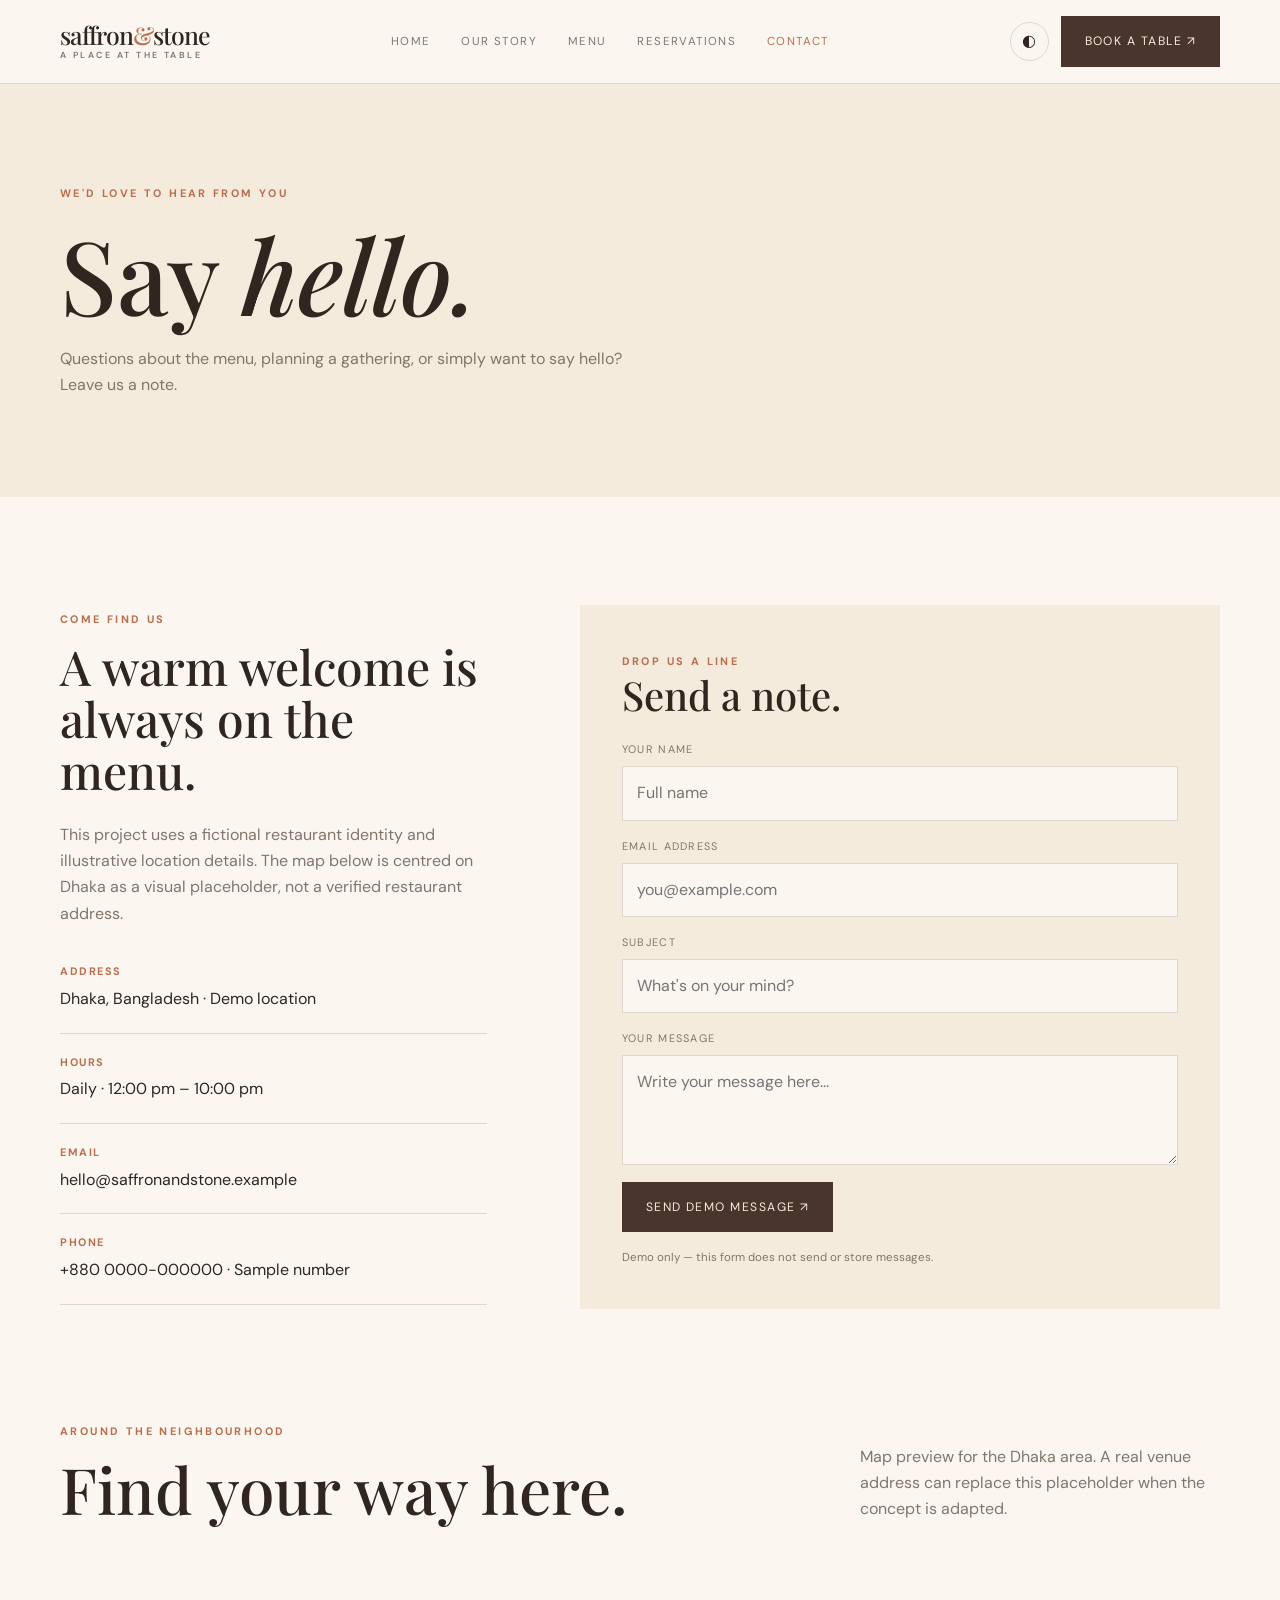
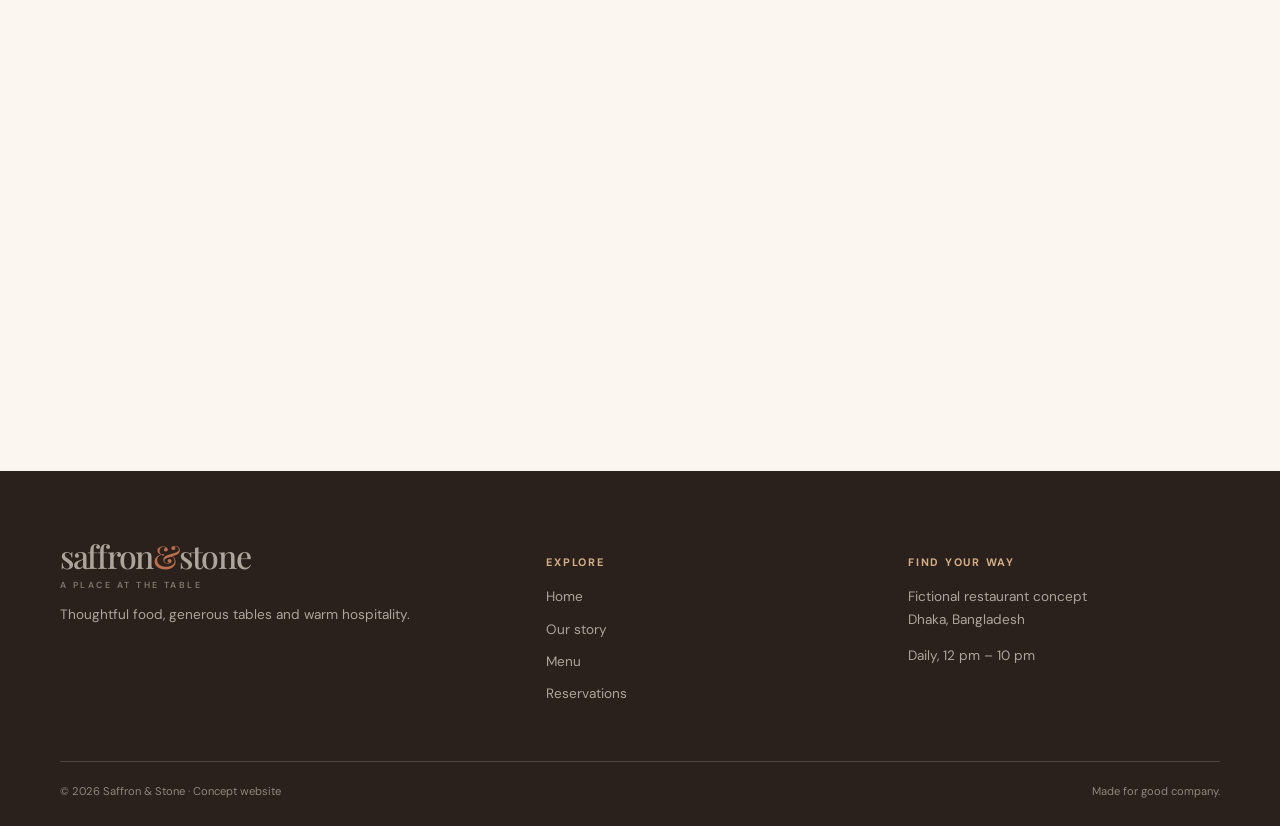
<file: contact.html>
<!doctype html><html lang="en"><head><meta charset="utf-8"><meta name="viewport" content="width=device-width,initial-scale=1"><title>Contact | Saffron & Stone</title><link rel="stylesheet" href="styles.css"></head><body>
<header class="site-header"><div class="container nav-wrap"><a class="brand" href="index.html">saffron<span>&</span>stone<small>a place at the table</small></a><nav class="nav"><a href="index.html">Home</a><a href="about.html">Our Story</a><a href="menu.html">Menu</a><a href="reservations.html">Reservations</a><a class="active" href="contact.html">Contact</a></nav><div class="nav-actions"><button class="icon-btn" id="themeToggle" aria-label="Toggle colour theme">◐</button><a class="btn" href="reservations.html">Book a table ↗</a><button class="icon-btn menu-toggle" aria-label="Open navigation">☰</button></div></div></header>
<main><section class="page-hero"><div class="container"><span class="eyebrow">We'd love to hear from you</span><h1>Say <em>hello.</em></h1><p>Questions about the menu, planning a gathering, or simply want to say hello? Leave us a note.</p></div></section><section class="section"><div class="container contact-grid"><div class="contact-details"><span class="eyebrow">Come find us</span><h2>A warm welcome is always on the menu.</h2><p>This project uses a fictional restaurant identity and illustrative location details. The map below is centred on Dhaka as a visual placeholder, not a verified restaurant address.</p><div class="info-row"><strong>Address</strong>Dhaka, Bangladesh · Demo location</div><div class="info-row"><strong>Hours</strong>Daily · 12:00 pm – 10:00 pm</div><div class="info-row"><strong>Email</strong>hello@saffronandstone.example</div><div class="info-row"><strong>Phone</strong>+880 0000-000000 · Sample number</div></div><form class="form-panel" id="contactForm"><span class="eyebrow">Drop us a line</span><h2>Send a note.</h2><div class="field"><label for="contactName">Your name</label><input id="contactName" required placeholder="Full name"></div><div class="field"><label for="contactEmail">Email address</label><input id="contactEmail" type="email" required placeholder="you@example.com"></div><div class="field"><label for="contactSubject">Subject</label><input id="contactSubject" placeholder="What's on your mind?"></div><div class="field"><label for="contactMessage">Your message</label><textarea id="contactMessage" required placeholder="Write your message here..."></textarea></div><button class="btn" type="submit">Send demo message ↗</button><p style="font-size:.72rem;color:var(--muted);margin:16px 0 0">Demo only — this form does not send or store messages.</p></form></div></section><section class="section" style="padding-top:0"><div class="container"><div class="section-head"><div><span class="eyebrow">Around the neighbourhood</span><h2>Find your way here.</h2></div><p>Map preview for the Dhaka area. A real venue address can replace this placeholder when the concept is adapted.</p></div><iframe class="map-frame" title="Map preview of Dhaka, Bangladesh" loading="lazy" src="https://www.google.com/maps?q=Dhaka,Bangladesh&output=embed" referrerpolicy="no-referrer-when-downgrade"></iframe></div></section></main>
<footer class="footer"><div class="container"><div class="footer-grid"><div><a class="brand" href="index.html">saffron<span>&</span>stone<small>a place at the table</small></a><p>Thoughtful food, generous tables and warm hospitality.</p></div><div><h4>Explore</h4><div class="footer-links"><a href="index.html">Home</a><a href="about.html">Our story</a><a href="menu.html">Menu</a><a href="reservations.html">Reservations</a></div></div><div><h4>Find your way</h4><p>Fictional restaurant concept<br>Dhaka, Bangladesh</p><p>Daily, 12 pm – 10 pm</p></div></div><div class="footer-bottom"><span>© 2026 Saffron & Stone · Concept website</span><span>Made for good company.</span></div></div></footer><div class="toast" id="toast"></div><script src="script.js"></script></body></html>
</file>
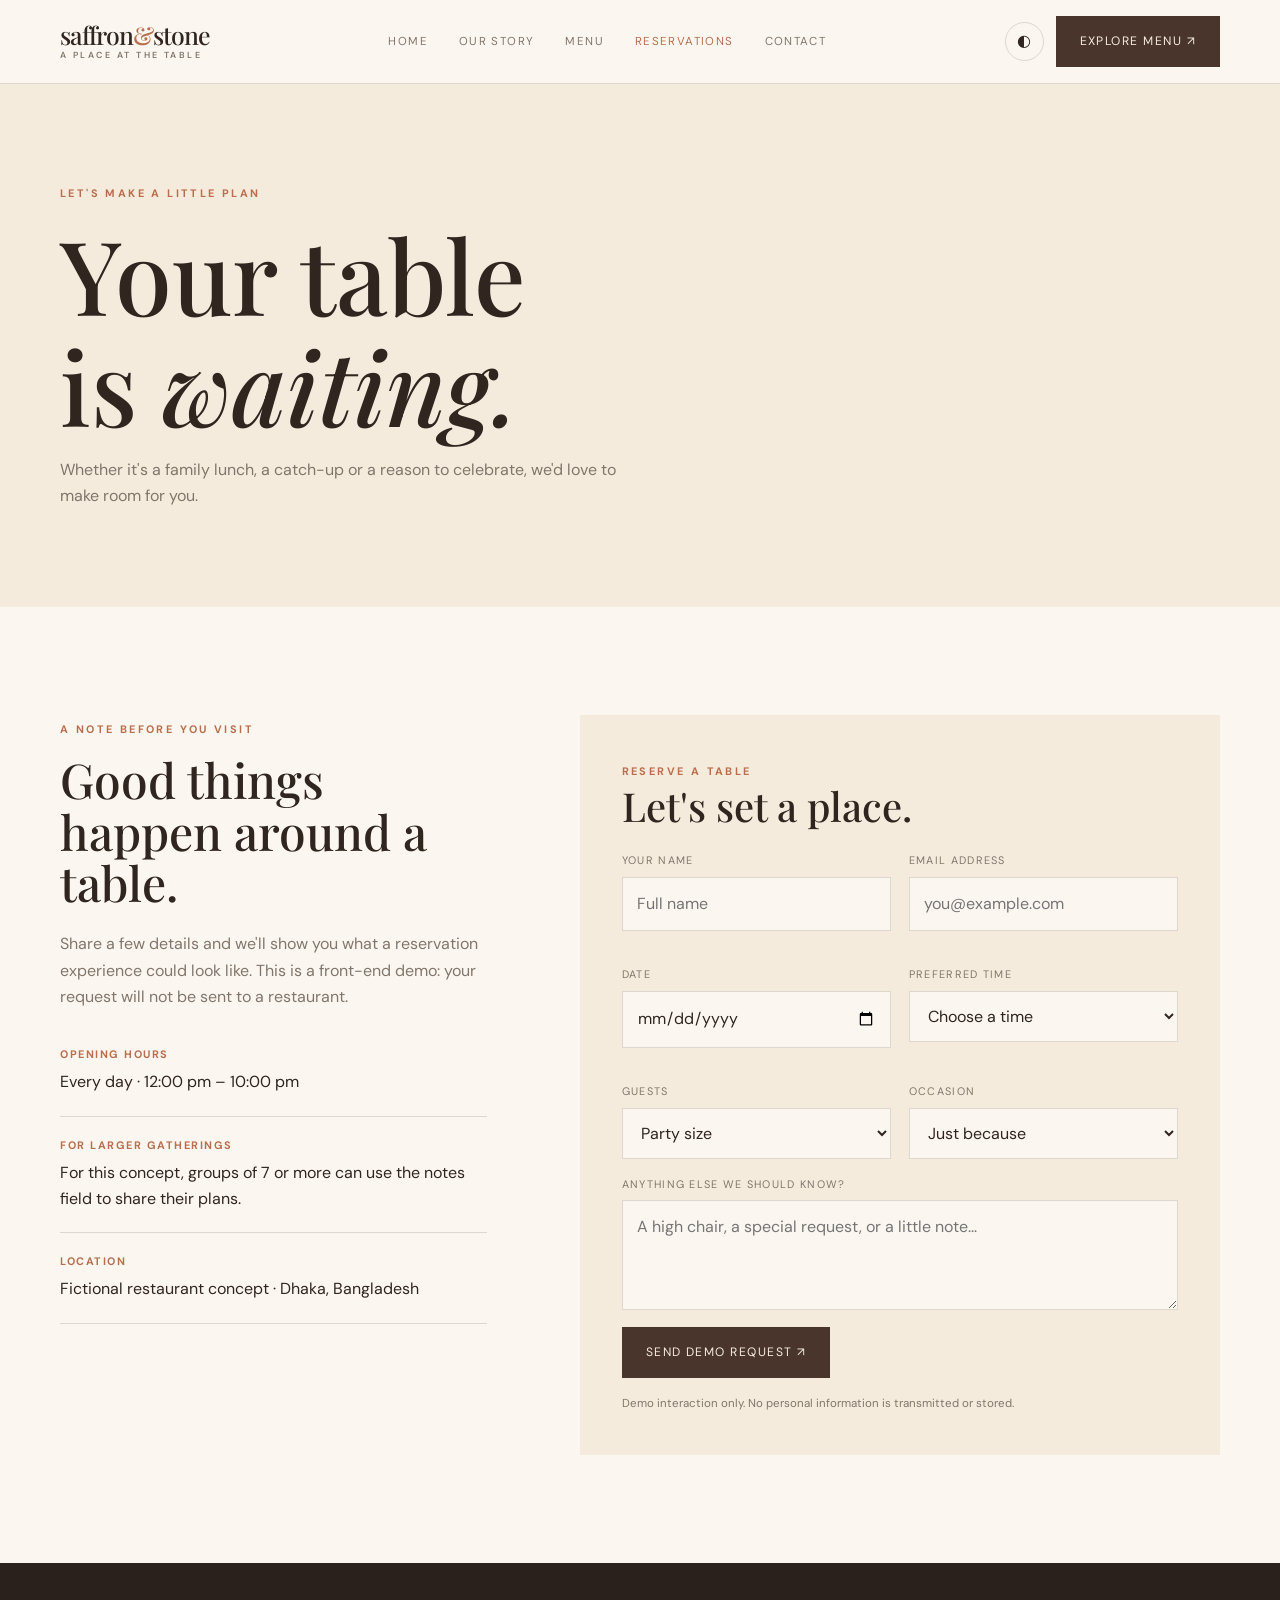
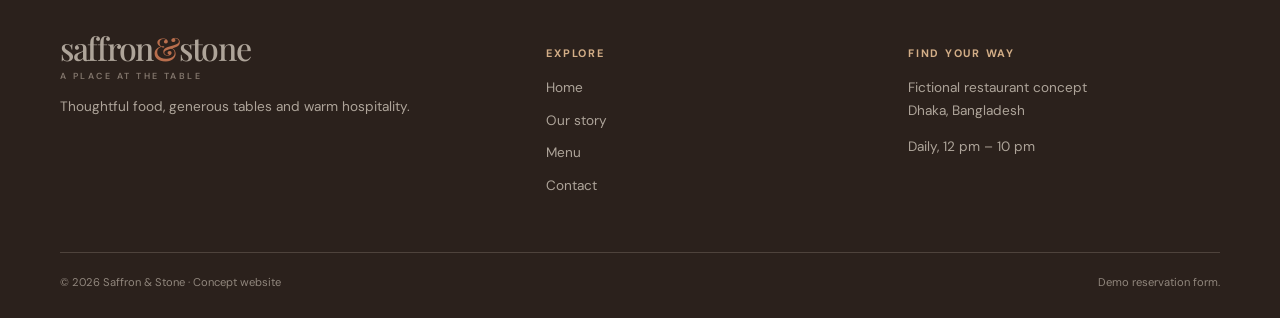
<file: reservations.html>
<!doctype html><html lang="en"><head><meta charset="utf-8"><meta name="viewport" content="width=device-width,initial-scale=1"><title>Reservations | Saffron & Stone</title><link rel="stylesheet" href="styles.css"></head><body>
<header class="site-header"><div class="container nav-wrap"><a class="brand" href="index.html">saffron<span>&</span>stone<small>a place at the table</small></a><nav class="nav"><a href="index.html">Home</a><a href="about.html">Our Story</a><a href="menu.html">Menu</a><a class="active" href="reservations.html">Reservations</a><a href="contact.html">Contact</a></nav><div class="nav-actions"><button class="icon-btn" id="themeToggle" aria-label="Toggle colour theme">◐</button><a class="btn" href="menu.html">Explore menu ↗</a><button class="icon-btn menu-toggle" aria-label="Open navigation">☰</button></div></div></header>
<main><section class="page-hero"><div class="container"><span class="eyebrow">Let's make a little plan</span><h1>Your table<br>is <em>waiting.</em></h1><p>Whether it's a family lunch, a catch-up or a reason to celebrate, we'd love to make room for you.</p></div></section><section class="section"><div class="container form-wrap"><aside class="form-aside"><span class="eyebrow">A note before you visit</span><h2>Good things happen around a table.</h2><p>Share a few details and we'll show you what a reservation experience could look like. This is a front-end demo: your request will not be sent to a restaurant.</p><div class="info-row"><strong>Opening hours</strong>Every day · 12:00 pm – 10:00 pm</div><div class="info-row"><strong>For larger gatherings</strong>For this concept, groups of 7 or more can use the notes field to share their plans.</div><div class="info-row"><strong>Location</strong>Fictional restaurant concept · Dhaka, Bangladesh</div></aside><form class="form-panel" id="reservationForm"><span class="eyebrow">Reserve a table</span><h2>Let's set a place.</h2><div class="field-grid"><div class="field"><label for="guestName">Your name</label><input id="guestName" name="name" placeholder="Full name" required></div><div class="field"><label for="guestEmail">Email address</label><input id="guestEmail" name="email" type="email" placeholder="you@example.com" required></div><div class="field"><label for="guestDate">Date</label><input id="guestDate" name="date" type="date" required></div><div class="field"><label for="guestTime">Preferred time</label><select id="guestTime" name="time" required><option value="">Choose a time</option><option>12:00 pm</option><option>1:00 pm</option><option>2:00 pm</option><option>5:00 pm</option><option>6:00 pm</option><option>7:00 pm</option><option>8:00 pm</option><option>9:00 pm</option></select></div><div class="field"><label for="guestCount">Guests</label><select id="guestCount" name="guests" required><option value="">Party size</option><option>1 guest</option><option>2 guests</option><option>3 guests</option><option>4 guests</option><option>5 guests</option><option>6 guests</option><option>7+ guests</option></select></div><div class="field"><label for="occasion">Occasion</label><select id="occasion" name="occasion"><option>Just because</option><option>Birthday</option><option>Family gathering</option><option>Anniversary</option><option>Other</option></select></div></div><div class="field"><label for="notes">Anything else we should know?</label><textarea id="notes" name="notes" placeholder="A high chair, a special request, or a little note..."></textarea></div><button class="btn" type="submit">Send demo request ↗</button><p style="font-size:.72rem;color:var(--muted);margin:16px 0 0">Demo interaction only. No personal information is transmitted or stored.</p></form></div></section></main>
<footer class="footer"><div class="container"><div class="footer-grid"><div><a class="brand" href="index.html">saffron<span>&</span>stone<small>a place at the table</small></a><p>Thoughtful food, generous tables and warm hospitality.</p></div><div><h4>Explore</h4><div class="footer-links"><a href="index.html">Home</a><a href="about.html">Our story</a><a href="menu.html">Menu</a><a href="contact.html">Contact</a></div></div><div><h4>Find your way</h4><p>Fictional restaurant concept<br>Dhaka, Bangladesh</p><p>Daily, 12 pm – 10 pm</p></div></div><div class="footer-bottom"><span>© 2026 Saffron & Stone · Concept website</span><span>Demo reservation form.</span></div></div></footer><div class="toast" id="toast"></div><script src="script.js"></script></body></html>
</file>
<file: styles.css>
@import url('https://fonts.googleapis.com/css2?family=DM+Sans:wght@400;500;600;700&family=Playfair+Display:ital,wght@0,500;0,600;0,700;1,500;1,600&display=swap');
:root{--ivory:#f5ebdd;--paper:#fbf7f0;--espresso:#49352c;--ink:#30251f;--terra:#b96e4d;--gold:#c5a36a;--muted:#82766c;--line:rgba(73,53,44,.17);--surface:#efe3d4;--shadow:0 24px 70px rgba(45,31,24,.12)}
[data-theme="dark"]{--ivory:#211b18;--paper:#2b231f;--espresso:#f0e3d2;--ink:#f6ebdf;--terra:#d18a67;--gold:#d0b17d;--muted:#b6a89a;--line:rgba(245,235,221,.16);--surface:#382d27;--shadow:0 24px 70px rgba(0,0,0,.28)}
*{box-sizing:border-box}html{scroll-behavior:smooth}body{margin:0;background:var(--paper);color:var(--ink);font-family:'DM Sans',sans-serif;line-height:1.65;transition:background .3s,color .3s}a{color:inherit;text-decoration:none}img{display:block;width:100%;object-fit:cover}button,input,select,textarea{font:inherit}button{cursor:pointer}.serif,h1,h2,h3,.brand{font-family:'Playfair Display',serif;font-weight:500;line-height:1.08}.eyebrow{font-size:.68rem;letter-spacing:.22em;text-transform:uppercase;color:var(--terra);font-weight:700}.container{width:min(1160px,calc(100% - 48px));margin:auto}.section{padding:108px 0}.section-head{display:flex;justify-content:space-between;align-items:end;gap:30px;margin-bottom:42px}.section-head h2{font-size:clamp(2.4rem,5vw,4.3rem);margin:10px 0 0;max-width:650px}.section-head p{max-width:360px;color:var(--muted);margin:0}.btn{display:inline-flex;align-items:center;justify-content:center;gap:12px;padding:14px 23px;border:1px solid var(--espresso);background:var(--espresso);color:var(--ivory);font-size:.76rem;letter-spacing:.12em;text-transform:uppercase;transition:.25s}.btn:hover{background:var(--terra);border-color:var(--terra);transform:translateY(-2px)}.btn-outline{background:transparent;color:var(--espresso)}.btn-outline:hover{color:#fff}.site-header{height:84px;display:flex;align-items:center;border-bottom:1px solid var(--line);position:relative;z-index:10;background:var(--paper)}.nav-wrap{display:flex;align-items:center;justify-content:space-between}.brand{font-size:1.55rem;letter-spacing:-.04em}.brand span{color:var(--terra)}.brand small{display:block;font:600 .55rem 'DM Sans';letter-spacing:.28em;text-transform:uppercase;color:var(--muted);margin-top:1px}.nav{display:flex;align-items:center;gap:31px}.nav a{font-size:.72rem;letter-spacing:.12em;text-transform:uppercase;color:var(--muted);transition:.2s}.nav a:hover,.nav a.active{color:var(--terra)}.nav-actions{display:flex;gap:12px;align-items:center}.icon-btn{border:1px solid var(--line);background:transparent;color:var(--ink);width:39px;height:39px;border-radius:50%;font-size:1rem}.menu-toggle{display:none}.hero{min-height:690px;position:relative;display:flex;align-items:center;overflow:hidden;color:#fff;background:#30251f}.hero:before{content:"";position:absolute;inset:0;background:linear-gradient(90deg,rgba(28,20,16,.82),rgba(28,20,16,.28) 72%),url('https://images.unsplash.com/photo-1414235077428-338989a2e8c0?auto=format&fit=crop&w=2200&q=90') center/cover;transform:scale(1.04);animation:slowzoom 18s ease-in-out infinite alternate}.hero:after{content:"";position:absolute;inset:0;background:linear-gradient(0deg,rgba(20,14,10,.38),transparent 55%);pointer-events:none}@keyframes slowzoom{to{transform:scale(1.12)}}.hero-content{position:relative;z-index:1;padding:110px 0;max-width:760px}.hero .eyebrow{color:#e6bd91}.hero h1{font-size:clamp(4rem,9vw,8rem);letter-spacing:-.055em;margin:20px 0 24px}.hero h1 em{font-weight:500;color:#e8c9a7}.hero p{max-width:470px;color:rgba(255,255,255,.8);font-size:1rem;margin-bottom:34px}.hero .btn{background:var(--ivory);border-color:var(--ivory);color:var(--espresso)}.hero .btn-outline{background:transparent;border-color:rgba(255,255,255,.65);color:#fff;margin-left:10px}.hero-note{position:absolute;right:6%;bottom:46px;z-index:2;font-size:.65rem;letter-spacing:.18em;text-transform:uppercase;color:rgba(255,255,255,.7);writing-mode:vertical-rl}.intro-grid{display:grid;grid-template-columns:1fr 1.05fr;gap:9%;align-items:center}.intro-image{height:570px;position:relative}.intro-image img{height:100%}.image-caption{position:absolute;bottom:-18px;right:-18px;background:var(--terra);color:white;padding:18px 22px;font-family:'Playfair Display';font-style:italic;font-size:1.2rem}.intro-copy h2{font-size:clamp(2.7rem,5vw,4.7rem);margin:14px 0 24px}.intro-copy p{color:var(--muted);max-width:490px;margin-bottom:28px}.dish-grid{display:grid;grid-template-columns:repeat(3,1fr);gap:24px}.dish-card{background:var(--ivory);transition:.3s;cursor:pointer}.dish-card:hover{transform:translateY(-6px);box-shadow:var(--shadow)}.dish-card img{height:250px}.dish-info{padding:22px}.dish-meta{display:flex;justify-content:space-between;gap:12px;align-items:start}.dish-info h3{font-size:1.45rem;margin:0 0 8px}.dish-info p{font-size:.85rem;color:var(--muted);margin:0}.price{color:var(--terra);font-weight:700;white-space:nowrap}.text-link{display:inline-block;margin-top:18px;color:var(--terra);font-size:.72rem;letter-spacing:.13em;text-transform:uppercase;border-bottom:1px solid var(--terra);padding-bottom:4px}.offer-band{background:var(--espresso);color:var(--ivory);padding:70px 0}.offer-inner{display:flex;align-items:center;justify-content:space-between;gap:35px}.offer-inner h2{font-size:clamp(2.3rem,4vw,3.8rem);max-width:630px;margin:10px 0}.offer-inner p{color:rgba(245,235,221,.7);max-width:460px}.offer-inner .btn{background:var(--terra);border-color:var(--terra)}.quote-grid{display:grid;grid-template-columns:1fr 1fr;gap:70px;align-items:center}.quote-grid blockquote{font:italic 2.1rem/1.35 'Playfair Display';margin:0}.quote-grid cite{display:block;font:600 .7rem 'DM Sans';letter-spacing:.16em;text-transform:uppercase;color:var(--terra);margin-top:25px}.gallery-grid{display:grid;grid-template-columns:1.2fr .8fr .8fr;grid-template-rows:230px 230px;gap:14px}.gallery-grid img{height:100%;cursor:zoom-in;transition:.3s}.gallery-grid img:hover{filter:brightness(.85)}.gallery-grid img:first-child{grid-row:span 2}.page-hero{padding:95px 0 82px;background:var(--ivory)}.page-hero h1{font-size:clamp(3.5rem,8vw,6.5rem);margin:14px 0}.page-hero p{max-width:570px;color:var(--muted)}.story-layout{display:grid;grid-template-columns:1fr 1fr;gap:8%;align-items:center}.story-layout img{height:590px}.story-layout h2{font-size:clamp(2.5rem,5vw,4.2rem);margin:12px 0 22px}.story-layout p{color:var(--muted)}.values{display:grid;grid-template-columns:repeat(3,1fr);gap:30px;margin-top:70px}.value{border-top:1px solid var(--line);padding-top:22px}.value h3{font-size:1.6rem}.value p{color:var(--muted);font-size:.9rem}.menu-tabs{display:flex;gap:10px;flex-wrap:wrap;margin-bottom:34px}.tab{padding:10px 18px;border:1px solid var(--line);background:transparent;color:var(--ink);font-size:.72rem;letter-spacing:.1em;text-transform:uppercase}.tab.active,.tab:hover{background:var(--espresso);color:var(--ivory);border-color:var(--espresso)}.menu-list{display:grid;grid-template-columns:1fr 1fr;gap:0 60px}.menu-item{padding:22px 0;border-bottom:1px solid var(--line);display:flex;justify-content:space-between;gap:20px;cursor:pointer}.menu-item h3{font-size:1.35rem;margin:0 0 6px}.menu-item p{font-size:.82rem;color:var(--muted);margin:0}.menu-item .price{padding-top:5px}.form-wrap{display:grid;grid-template-columns:.8fr 1.2fr;gap:8%;align-items:start}.form-panel{background:var(--ivory);padding:42px}.form-panel h2{font-size:2.5rem;margin:0 0 25px}.field-grid{display:grid;grid-template-columns:1fr 1fr;gap:18px}.field{display:flex;flex-direction:column;gap:7px;margin-bottom:17px}.field label{font-size:.68rem;letter-spacing:.12em;text-transform:uppercase;color:var(--muted)}.field input,.field select,.field textarea{width:100%;padding:13px 14px;background:var(--paper);border:1px solid var(--line);color:var(--ink);outline:none}.field input:focus,.field select:focus,.field textarea:focus{border-color:var(--terra)}.field textarea{min-height:110px;resize:vertical}.form-aside h2{font-size:3rem;margin:12px 0 22px}.form-aside p{color:var(--muted)}.info-row{padding:20px 0;border-bottom:1px solid var(--line)}.info-row strong{display:block;font-size:.68rem;letter-spacing:.14em;text-transform:uppercase;color:var(--terra);margin-bottom:5px}.map-frame{height:390px;border:0;width:100%;filter:grayscale(.3) sepia(.12)}.contact-grid{display:grid;grid-template-columns:.8fr 1.2fr;gap:8%}.contact-details h2{font-size:3rem;margin:10px 0 25px}.contact-details p{color:var(--muted)}.footer{background:#2b211c;color:#f5ebdd;padding:68px 0 26px}.footer-grid{display:grid;grid-template-columns:1.4fr 1fr 1fr;gap:50px;padding-bottom:55px}.footer .brand{font-size:2rem}.footer p,.footer a{color:rgba(245,235,221,.65);font-size:.85rem}.footer h4{font-size:.68rem;letter-spacing:.16em;text-transform:uppercase;color:#d3ae87}.footer-links{display:grid;gap:10px}.footer-bottom{border-top:1px solid rgba(245,235,221,.17);padding-top:20px;display:flex;justify-content:space-between;color:rgba(245,235,221,.5);font-size:.7rem}.modal{position:fixed;inset:0;background:rgba(20,14,10,.82);z-index:30;display:none;align-items:center;justify-content:center;padding:24px}.modal.open{display:flex}.modal-box{background:var(--paper);color:var(--ink);max-width:760px;width:100%;display:grid;grid-template-columns:1fr 1fr;position:relative}.modal-box img{height:100%;min-height:350px}.modal-copy{padding:40px}.modal-copy h2{font-size:2.4rem;margin:10px 0}.modal-copy p{color:var(--muted)}.modal-close{position:absolute;right:12px;top:12px;border:0;background:var(--espresso);color:white;width:36px;height:36px;border-radius:50%;z-index:2}.lightbox img{max-height:85vh;max-width:90vw;width:auto}.reveal{opacity:0;transform:translateY(22px);transition:opacity .7s ease,transform .7s ease}.reveal.visible{opacity:1;transform:none}.toast{position:fixed;bottom:24px;right:24px;background:var(--espresso);color:var(--ivory);padding:15px 20px;z-index:50;box-shadow:var(--shadow);display:none}.toast.show{display:block;animation:fadein .3s}@keyframes fadein{from{opacity:0;transform:translateY(8px)}to{opacity:1;transform:none}}
@media(max-width:850px){.nav{gap:15px}.nav a{font-size:.65rem}.intro-grid,.story-layout,.form-wrap,.contact-grid{grid-template-columns:1fr;gap:45px}.intro-image{height:440px}.dish-grid{grid-template-columns:repeat(2,1fr)}.offer-inner{display:block}.offer-inner .btn{margin-top:18px}.quote-grid{grid-template-columns:1fr;gap:30px}.footer-grid{grid-template-columns:1fr 1fr}.form-aside{order:-1}}
@media(max-width:640px){.container{width:min(100% - 34px,1160px)}.site-header{height:72px}.menu-toggle{display:inline-flex}.nav{display:none;position:absolute;top:71px;left:0;right:0;background:var(--paper);padding:24px;flex-direction:column;align-items:flex-start;border-bottom:1px solid var(--line)}.nav.open{display:flex}.nav a{font-size:.75rem}.nav-actions .btn{display:none}.hero{min-height:620px}.hero-content{padding:85px 0}.hero h1{font-size:4.2rem}.hero-note{display:none}.section{padding:75px 0}.section-head{display:block}.section-head p{margin-top:18px}.dish-grid{grid-template-columns:1fr}.dish-card img{height:270px}.gallery-grid{grid-template-columns:1fr 1fr;grid-template-rows:180px 180px}.gallery-grid img:first-child{grid-row:auto}.gallery-grid img:last-child{display:none}.values{grid-template-columns:1fr;gap:15px}.menu-list{grid-template-columns:1fr}.field-grid{grid-template-columns:1fr;gap:0}.form-panel{padding:25px}.page-hero{padding:70px 0 60px}.story-layout img{height:400px}.footer-grid{grid-template-columns:1fr;gap:25px}.footer-bottom{display:block}.footer-bottom span{display:block;margin-top:8px}.modal-box{grid-template-columns:1fr;max-height:90vh;overflow:auto}.modal-box img{height:230px;min-height:0}.modal-copy{padding:25px}.quote-grid blockquote{font-size:1.7rem}}
</file>
